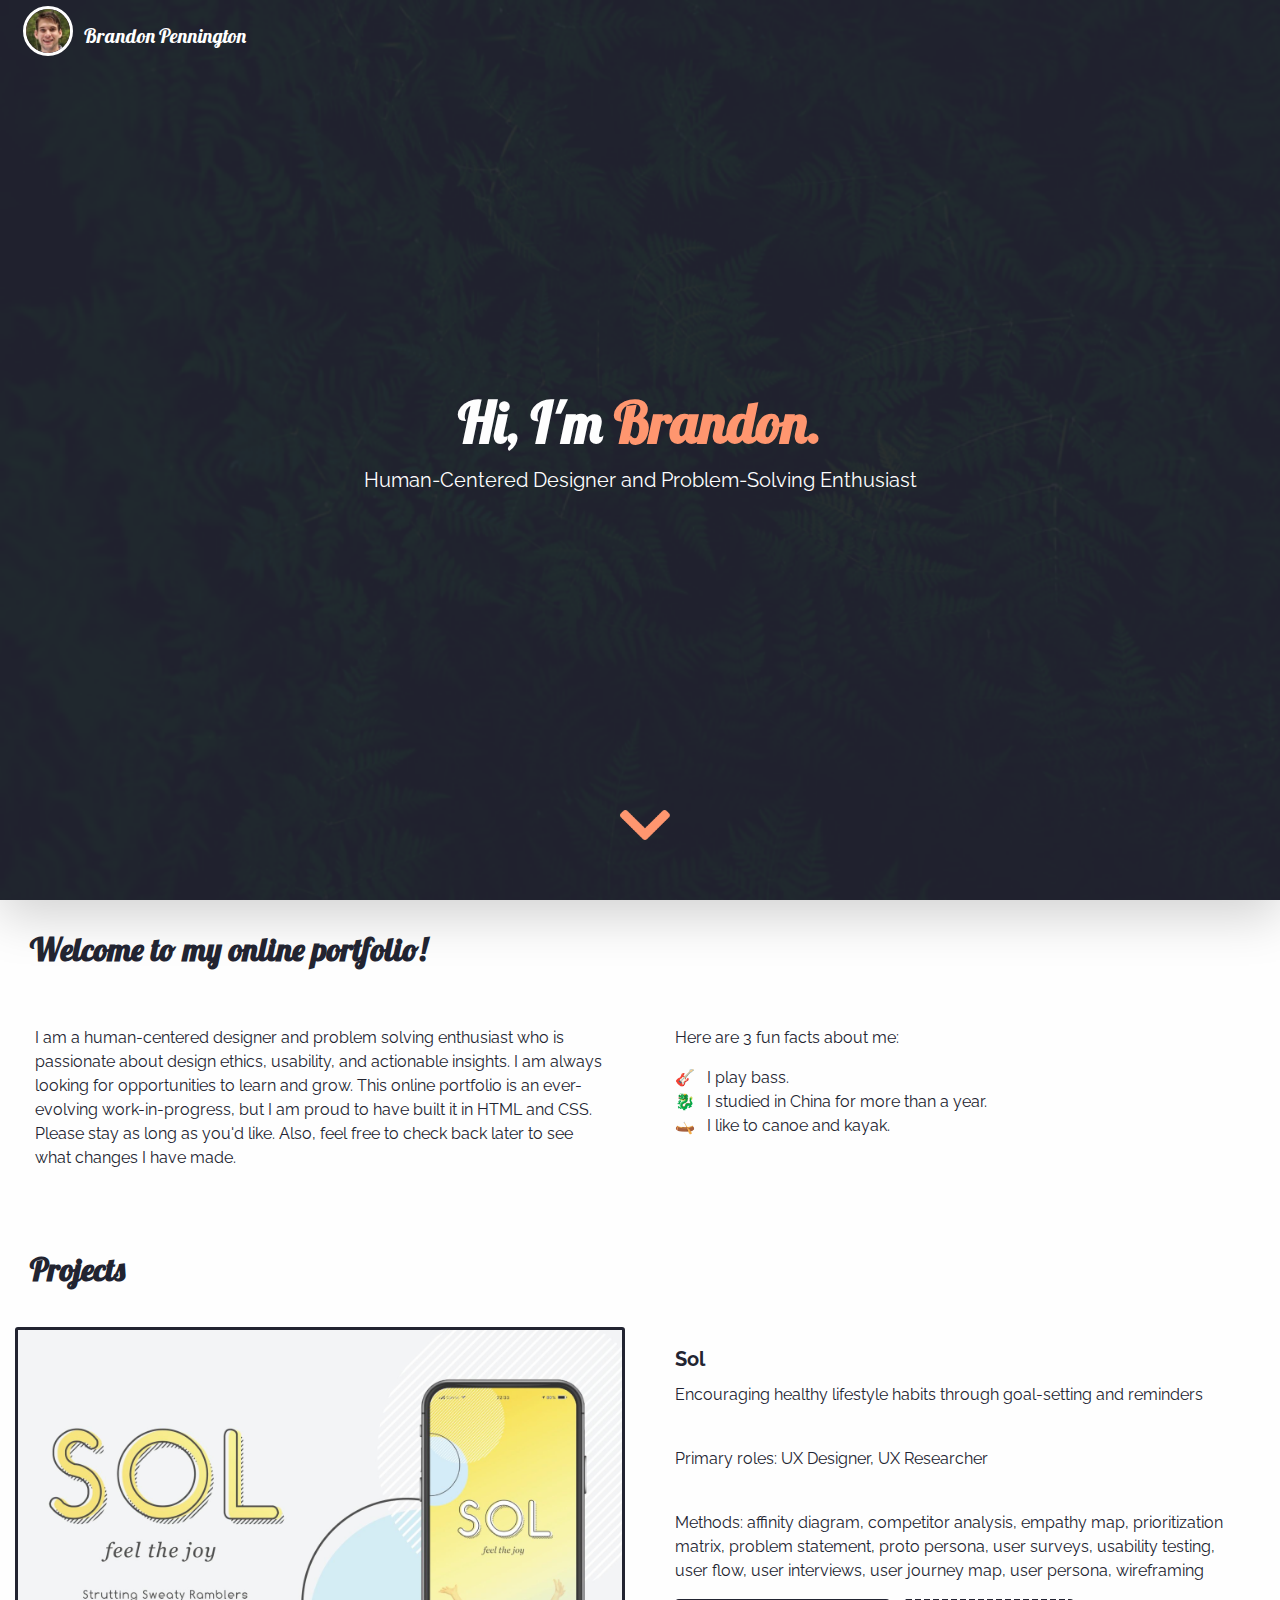
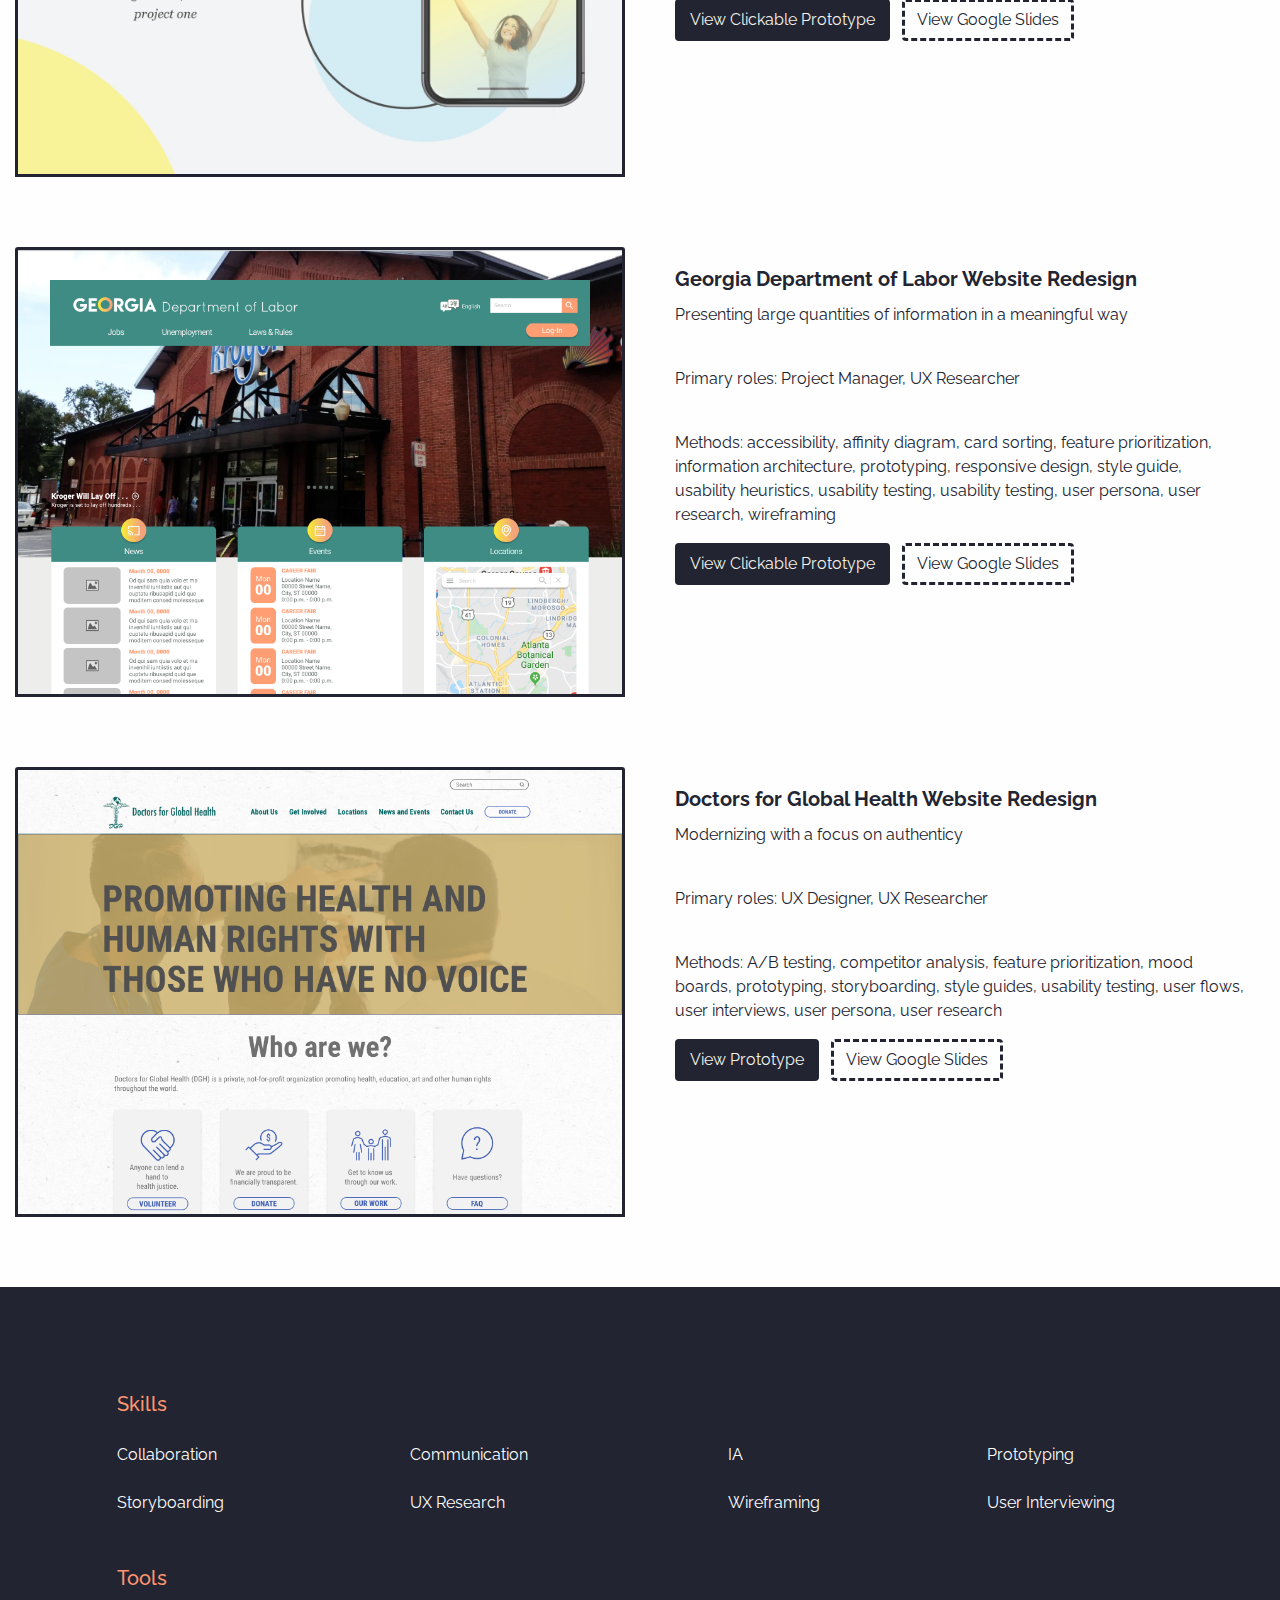
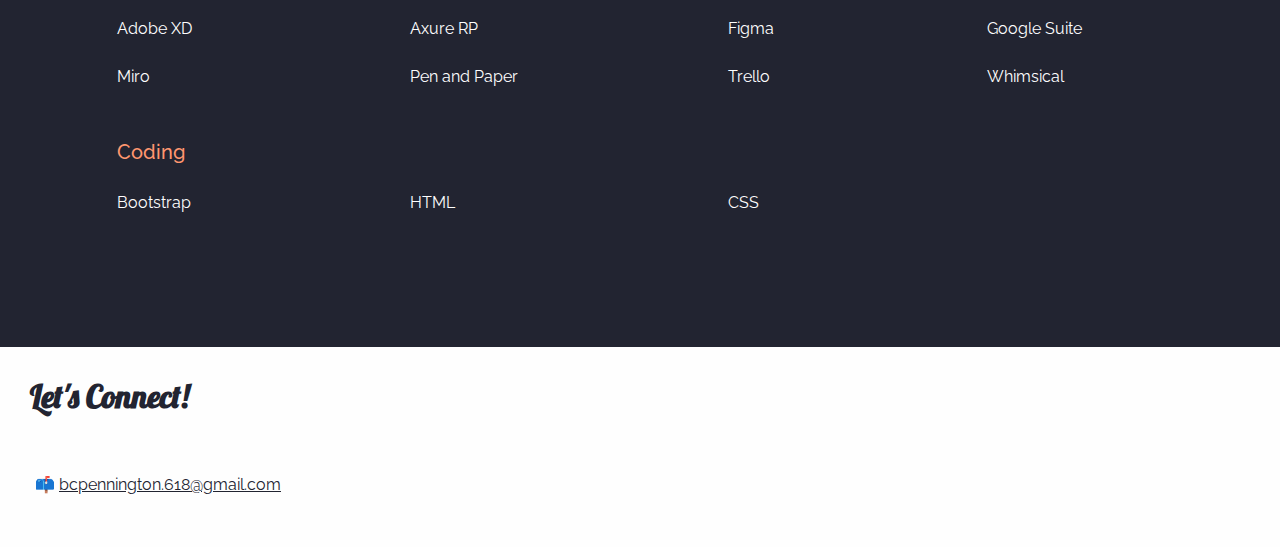
<file: index.html>
<!doctype html>

<html lang="en">
  <head>

   <!-- Meta Tags-->
   <meta name="viewport" content="width=device-width, initial-scale=1, shrink-to-fit=no">

    <!-- Bootstrap CSS -->
    <link rel="stylesheet" href="https://stackpath.bootstrapcdn.com/bootstrap/4.4.1/css/bootstrap.min.css" integrity="sha384-Vkoo8x4CGsO3+Hhxv8T/Q5PaXtkKtu6ug5TOeNV6gBiFeWPGFN9MuhOf23Q9Ifjh" crossorigin="anonymous">
    
    <!-- my css stylsheet -->
    <link rel="stylesheet" href="css/index.css">

    <!-- fonts -->
    <link href="https://fonts.googleapis.com/css?family=Lobster|Raleway&display=swap" rel="stylesheet">

    <title>Brandon's Portfolio</title>

  </head>

  <body>
    <!-- Paste Navigation Code Below -->
    <nav class="navbar navbar-dark bg-transparent">
        <a class="navbar-brand" rel="home" href="#" >
            <img class="headshot" style="max-width:50px; margin-top: -7px;"
                 src="images/Headshot-cirlce.png">
                 <span class="navbar-brand mb-0 h1">Brandon Pennington</span>  
        </a> 
        <!-- NOT YET :( <a class="nav-item nav-link ml-auto active" href="https://iam-bcp30.github.io/UX_Portfolio/#projects/index.html">Home</a>
        <a class="nav-item nav-link " href="https://iam-bcp30.github.io/UX_Portfolio/#projects/aboutMe.html">About Me</a>   
        <a class="nav-item nav-link" href="https://iam-bcp30.github.io/UX_Portfolio/#projects/skills.html">Skills</a>  
        <a class="nav-item nav-link" href="https://iam-bcp30.github.io/UX_Portfolio/#projects/contact.html">Contact</a>-->
    </nav>

    <!-- Jumbotron-->
    <div class="jumbotron jumbotron-fluid text-center shadow-lg bg-white">
      <div class="container">
        <h1 class="display-4">Hi, I'm <span style="color: #ff966f">Brandon.</span></h1>
        <blockquote class="blockquote">
            <p class="mb-0">Human-Centered Designer and Problem-Solving Enthusiast
            </p>
          </blockquote>
          <div class="floating">
              <a href="#projects"><img  src="images/Icon awesome-chevron-down@2x.png" class="arrow"></a></div>
      </div>
    </div>

    <!-- About Me Heading -->
    <h2 id="projects">Welcome to my online portfolio!</h2>

    <!-- About Me Cards -->
    <div class="container-fluid content">   
      <div class="row">
 
      <!-- AM Card 1 -->
      <div class="cardContainer col-lg-6 col-md-6 col-sm-12">
        <div class="card aboutMeCard">
            <div class="card-body">
                <p class="card-text"> I am a human-centered designer and problem solving enthusiast who is passionate about design ethics, usability, and actionable insights. I am always looking for opportunities to learn and grow. This online portfolio is an ever-evolving work-in-progress, but I am proud to have built it in HTML and CSS. Please stay as long as you'd like. Also, feel free to check back later to see what changes I have made.</p>
              </div>
        </div>
      </div>
      <!-- End AM card 1 -->

      <!-- AM Card 2 -->
      <div class="cardContainer col-lg-6 col-md-6 col-sm-12">
        <div class="card aboutMeCard">
            <div class="card-body">
                
                <p class="card-text">Here are 3 fun facts about me:</p>
                <p class="card-text">
                    &#127928; &nbsp; I play bass.
                    <br>
                    &#128009; &nbsp; I studied in China for more than a year.
                    <br>
                    &#128758; &nbsp; I like to canoe and kayak.</p>       
              </div>
        </div>
      </div>
      <!-- End AM card 2 -->
        </div>
    </div>

<!-- End AM Cards-->
    <!-- Projects Heading -->
    <h2 id="projects">Projects</h2>

      <!-- Projects Cards -->
    <div class="container-fluid content">   
        <div class="row">
   
        <!-- P Card 1 -->
      <div class="cardContainer col-lg-6 col-md-6 col-sm-12">
          <div class="card bg-transparent rounded">
            <img src="images/SOL_card.png" class="card-img-top" alt="Sol App interface">       
            <div class="card-body">
            </div>
          </div>
        </div>
        <!-- End P card 1 -->

      <!-- P Card 1 Side Text -->
      <div class="cardContainer col-lg-6 col-md-6 col-sm-12">
        <div class="card cardSideText">
            <div class="card-body">
                <h5 class="card-title">Sol</h5>
                <p class="card-text">Encouraging healthy lifestyle habits through goal-setting and reminders</p>
                <br>
                <p class="card-text">Primary roles: UX Designer, UX Researcher</p>
                <br>
                <p class="card-text">Methods: affinity diagram, competitor analysis, empathy map, prioritization matrix, problem statement, proto persona, user surveys, usability testing, user flow, user interviews, user journey map, user persona, wireframing</p>
                <div class="btn-group mr-2" role="group" aria-label="Button group example">
                        <a href="https://xd.adobe.com/view/6fcd519f-e2a1-4e2b-4123-83ff9e9691c0-19fc/?fullscreen" target="_blank" class="btn btn-primary">View Clickable Prototype</a></div>               
                <div class="btn-group" role="group" aria-label="Button group example">
                        <a href="https://drive.google.com/open?id=1gYjINGPlzf4evY2q8on44P2AzlYcnaJgNhOX4a19jv8" target="_blank" class="btn btn-primary" id="slidesButton">View Google Slides</a>
                        </div>             
              </div>
        </div>
      </div>
      <!-- P Card 1 Side Text -->

      <!-- P Card 2 -->
      <div class="cardContainer col-lg-6 col-md-6 col-sm-12">
        <div class="card bg-transparent rounded">
          <img src="images/GADOL.png" class="card-img-top" alt="Georgia DOL interface">
          <div class="card-body">
          </div>
        </div>
      </div>
      <!-- End P card 2 -->

      <!-- P Card 2 Side Text -->
      <div class="cardContainer col-lg-6 col-md-6 col-sm-12">
        <div class="card cardSideText">
            <div class="card-body">
                <h5 class="card-title">Georgia Department of Labor Website Redesign</h5>
                <p class="card-text">Presenting large quantities of information in a meaningful way</p>
                <br>
                <p class="card-text">Primary roles: Project Manager, UX Researcher</p>
                <br>
                <p class="card-text">Methods: accessibility, affinity diagram, card sorting, feature prioritization, information architecture, prototyping, responsive design, style guide, usability heuristics, usability testing, usability testing, user persona, user research, wireframing</p>
                <div class="btn-group mr-2" role="group" aria-label="Button group example">
                        <a href="https://www.figma.com/proto/a58mWV01q5Jd78Vwl6wvsn/Whimsical-Wombats_GA-DOL?node-id=257%3A1704&scaling=scale-down" target="_blank" class="btn btn-primary">View Clickable Prototype</a></div>               
                <div class="btn-group" role="group" aria-label="Button group example">
                        <a href="https://drive.google.com/open?id=1izjuQ1xzcySJGyxixWcRoZnYjriOnI_JDxcD55IBPm8" target="_blank" class="btn btn-primary" id="slidesButton">View Google Slides</a>
                        </div>             
              </div>
        </div>
      </div>
      <!-- End P Card 2 Side Text -->

      <!-- P Card 3 -->
      <div class="cardContainer col-lg-6 col-md-6 col-sm-12">
        <div class="card bg-transparent rounded">
          <img src="images/DGH_Home.png" class="card-img-top" alt="doctors for global health interface">
          <div class="card-body">
          </div>
        </div>
      </div>
      <!-- End P card 3 -->

      <!-- P Card 3 Side Text -->
      <div class="cardContainer col-lg-6 col-md-6 col-sm-12">
        <div class="card cardSideText">
            <div class="card-body">
                <h5 class="card-title">Doctors for Global Health Website Redesign</h5>
                <p class="card-text">Modernizing with a focus on authenticy</p>
                <br>
                <p class="card-text">Primary roles: UX Designer, UX Researcher</p>
                <br>
                <p class="card-text">Methods: A/B testing, competitor analysis, feature prioritization, mood boards, prototyping, storyboarding, style guides, usability testing, user flows, user interviews, user persona, user research</p>
                <div class="btn-group mr-2" role="group" aria-label="Button group example">
                        <a href="https://xd.adobe.com/view/a9784304-a9b4-4695-47e1-612306ee994f-df49/" target="_blank" class="btn btn-primary">View Prototype</a></div>               
                <div class="btn-group" role="group" aria-label="Button group example">
                        <a href="https://drive.google.com/open?id=16jy_IFQBBwDRAZPyLiQGvQNupyXl1UqYNs9DOwu6wv8" target="_blank" class="btn btn-primary" id="slidesButton">View Google Slides</a>
                        </div>             
              </div>
        </div>
      </div>
      <!-- End P Card 3 Side Text -->
      
    </div>
  </div>
  <!-- End Pcards -->

  <!-- Skills Heading -->

  <!-- Skills Cards -->
  <div class="container-fluid content">   
    <div class="row">

    <!-- Skills Card 1 -->
    <div class="cardContainer col-lg-12 col-md-12 col-sm-12 skillsContainer">
      <div class="card aboutMeCard">
          <div class="card-body">
            <table class="table table-dark bg-transparent text-left borderless">
                <tbody>
                    <tr>
                        <th class="bold-head">Skills</th>
                        <td></td>
                        <td></td>
                        <td></td>
                      </tr>
                  <tr>
                    <td>Collaboration</td>
                    <td>Communication</td>
                    <td>IA</td>
                    <td>Prototyping</td>
                  </tr>
                  <tr>
                    <td>Storyboarding</td>
                    <td>UX Research</td>
                    <td>Wireframing</td>
                    <td>User Interviewing</td>
                  </tr>
                  <tr>
                    <td></td>
                    <td></td>
                    <td></td>
                    <td></td>
                  </tr>
                  <tr>
                    <th class="bold-head">Tools</th>
                    <td></td>
                    <td></td>
                    <td></td>
                  </tr>
                  <tr>
                    <td>Adobe XD</td>
                    <td>Axure RP</td>
                    <td>Figma</td>
                    <td>Google Suite</td>
                  </tr>
                  <tr>
                    <td>Miro</td>
                    <td>Pen and Paper</td>
                    <td>Trello</td>
                    <td>Whimsical</td>
                  </tr>
                  <tr>
                    <td></td>
                    <td></td>
                    <td></td>
                    <td></td>
                  </tr>
                  <tr>
                    <th class="bold-head">Coding</th>
                    <td></td>
                    <td></td>
                    <td></td>
                  </tr>
                  <tr>
                    <td>Bootstrap</td>
                    <td>HTML</td>
                    <td>CSS</td>
                    <td></td>
                  </tr>
                </tbody>
              </table>
            </div>
      </div>
    </div>
    <!-- End Skills card 1 -->

      
      </div>
  </div>

<!-- End Skills Cards-->

  <!-- Contact Heading -->
  <h2 id="projects">Let's Connect!</h2>

  <!-- Contact Cards -->
  <div class="container-fluid content">   
    <div class="row">

    <!-- Contact Card 1 -->
    <div class="cardContainer col-lg-12 col-md-12 col-sm-12">
      <div class="card aboutMeCard">
          <div class="card-body">
              <p class="card-text">
                &#128235;
                <a class="link" href = "mailto: bcpennington.618@gmail.com">bcpennington.618@gmail.com</a>
                
            </p>
            </div>
      </div>
    </div>
    <!-- End Contact card 1 -->
      </div>
  </div>

<!-- End Contact Cards-->

<!-- Hotjar Tracking Code for https://iam-bcp30.github.io/UX_Portfolio/ -->
<script>
  (function(h,o,t,j,a,r){
      h.hj=h.hj||function(){(h.hj.q=h.hj.q||[]).push(arguments)};
      h._hjSettings={hjid:1643586,hjsv:6};
      a=o.getElementsByTagName('head')[0];
      r=o.createElement('script');r.async=1;
      r.src=t+h._hjSettings.hjid+j+h._hjSettings.hjsv;
      a.appendChild(r);
  })(window,document,'https://static.hotjar.com/c/hotjar-','.js?sv=');
</script>

<!-- Global site tag (gtag.js) - Google Analytics -->
<script async src="https://www.googletagmanager.com/gtag/js?id=UA-156247015-1"></script>
<script>
  window.dataLayer = window.dataLayer || [];
  function gtag(){dataLayer.push(arguments);}
  gtag('js', new Date());

  gtag('config', 'UA-156247015-1');
</script>

<!-- NOT YET PHP :( Contact Card
    <div class="cardContainer col-lg-12 col-md-12 col-sm-12">
      <div class="card aboutMeCard">
          <div class="card-body">
            <form class="contact-form" action="contact.php" method="post">
              <div class="container">
              <div class="form-group">
                <label for="name">Name</label>
                <input type="name" name="name" class="form-control" id="NameInput" placeholder="Enter Name">
              </div>
              <div class="form-group">
                <label for="email">Email</label>
                <input type="email" name="email" class="form-control" id="emailInput" placeholder="Enter Email">
              </div>
              <div class="form-group">
                <label for="message">Message</label>
                <textarea class="form-control" name="message" id="message" rows="3"></textarea>
              </div>
              <button type="button" name="send" class="btn btn-primary" data-toggle="modal" data-target="#myModal">Send</button>
            </div>
            </form>
            </div>
      </div>
    </div>
    End Contact card 1 -->

</body
</file>
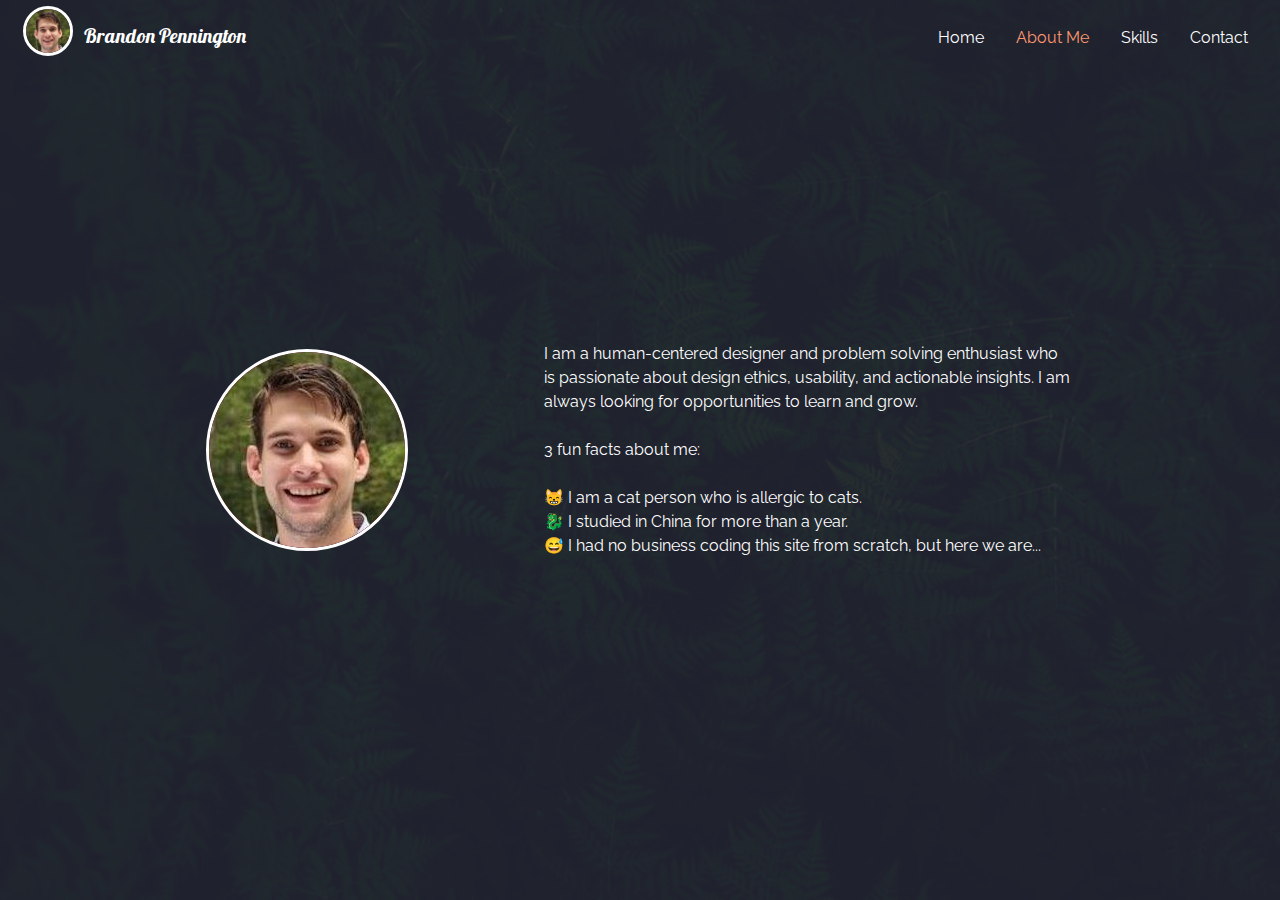
<file: aboutMe.html>
<!DOCTYPE html>
<html>
<head>

   <!-- Meta Tags-->
   <meta name="viewport" content="width=device-width, initial-scale=1, shrink-to-fit=no">

   <!-- Bootstrap CSS -->
   <link rel="stylesheet" href="https://stackpath.bootstrapcdn.com/bootstrap/4.4.1/css/bootstrap.min.css" integrity="sha384-Vkoo8x4CGsO3+Hhxv8T/Q5PaXtkKtu6ug5TOeNV6gBiFeWPGFN9MuhOf23Q9Ifjh" crossorigin="anonymous">

   <!-- my css stylsheet -->
   <link rel="stylesheet" href="css/index.css">

   <!-- fonts -->
   <link href="https://fonts.googleapis.com/css?family=Lobster|Raleway&display=swap" rel="stylesheet">

</head>
<body>
  <nav class="navbar navbar-dark bg-transparent">
    <a class="navbar-brand" rel="home" href="/index.html" >
        <img class="headshot" style="max-width:50px; margin-top: -7px;"
             src="images/Headshot-cirlce.png">
             <span class="navbar-brand mb-0 h1">Brandon Pennington</span>  
    </a> 
    <a class="nav-item nav-link ml-auto" href="https://iam-bcp30.github.io/UX_Portfolio/#projects/index.html">Home</a>
    <a class="nav-item nav-link active" href="https://iam-bcp30.github.io/UX_Portfolio/#projects/aboutMe.html">About Me</a>   
    <a class="nav-item nav-link" href="https://iam-bcp30.github.io/UX_Portfolio/#projects/skills.html">Skills</a>  
    <a class="nav-item nav-link" href="https://iam-bcp30.github.io/UX_Portfolio/#projects/contact.html">Contact</a>
</nav>
    <!-- Jumbotron-->
    <div class="jumbotron jumbotron-fluid text-center shadow-sm bg-white">
        <div class="container">
            <section id="heroGrid">
                <div id="profile" class="heroGridArea">
                  <img class="headshot" src="images/Headshot-cirlce.png">
                </div>
                <div id="blurb" class="heroGridArea">
                  <p id="blurb_p">
                    I am a human-centered designer and problem solving enthusiast who is passionate about design ethics, usability, and actionable insights. I am always looking for opportunities to learn and grow.
                    <br>
                    <br>
                    3 fun facts about me:
                    <br>
                    <br>
                    &#128568; I am a cat person who is allergic to cats.
                    <br>
                    &#128009; I studied in China for more than a year.
                    <br>
                    &#128517; I had no business coding this site from scratch, but here we are...
                </p>
                </div>
              </section>
        </div>
      </div>
</body>
</html>
</file>
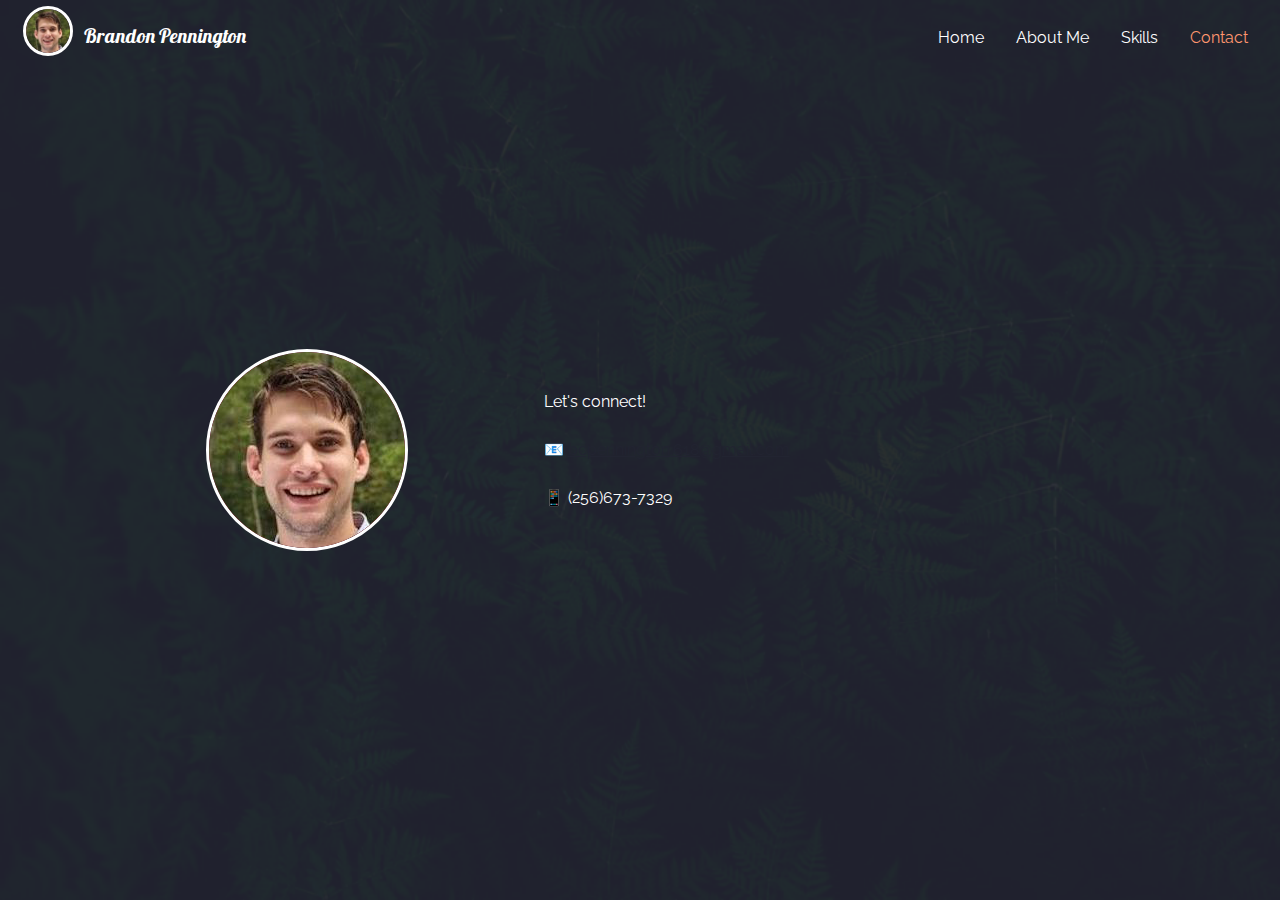
<file: contact.html>
<!DOCTYPE html>
<html>
<head>

    <!-- Meta Tags-->
   <meta name="viewport" content="width=device-width, initial-scale=1, shrink-to-fit=no">

   <!-- Bootstrap CSS -->
   <link rel="stylesheet" href="https://stackpath.bootstrapcdn.com/bootstrap/4.4.1/css/bootstrap.min.css" integrity="sha384-Vkoo8x4CGsO3+Hhxv8T/Q5PaXtkKtu6ug5TOeNV6gBiFeWPGFN9MuhOf23Q9Ifjh" crossorigin="anonymous">

   <!-- my css stylsheet -->
   <link rel="stylesheet" href="css/index.css">

   <!-- fonts -->
   <link href="https://fonts.googleapis.com/css?family=Lobster|Raleway&display=swap" rel="stylesheet">

</head>
<body>
    <nav class="navbar navbar-dark bg-transparent">
        <a class="navbar-brand" rel="home" href="/index.html" >
            <img class="headshot" style="max-width:50px; margin-top: -7px;"
                 src="images/Headshot-cirlce.png">
                 <span class="navbar-brand mb-0 h1">Brandon Pennington</span>  
        </a> 
        <a class="nav-item nav-link ml-auto" href="https://iam-bcp30.github.io/UX_Portfolio/#projects/index.html">Home</a>
        <a class="nav-item nav-link" href="https://iam-bcp30.github.io/UX_Portfolio/#projects/aboutMe.html">About Me</a>   
        <a class="nav-item nav-link" href="https://iam-bcp30.github.io/UX_Portfolio/#projects/skills.html">Skills</a>  
        <a class="nav-item nav-link active" href="https://iam-bcp30.github.io/UX_Portfolio/#projects/contact.html">Contact</a>
    </nav>
    <!-- Jumbotron-->
    <div class="jumbotron jumbotron-fluid text-center shadow-sm bg-white">
        <div class="container">
            <section id="heroGrid">
                <div id="profile" class="heroGridArea">
                  <img class="headshot" src="images/Headshot-cirlce.png">
                </div>
                <div id="blurb" class="heroGridArea">
                  <p id="blurb_p">
                    Let's connect!
                    <br>
                    <br>
                    &#128231;
                    <a class="link" href = "mailto: bcpennington.618@gmail.com">bcpennington.618@gmail.com</a>
                    <br>
                    <br>
                    &#128241; (256)673-7329
                </p>
                </div>
              </section>
        </div>
      </div>
</body>
</html>
</file>
<file: css/index.css>
html {
    scroll-behavior: smooth;
}
body {
    font-family: 'Raleway', sans-serif;
    color: #fefefe;
    background-color: #fefefe;
}

::-webkit-scrollbar {
    display: none;
  }

.link {
    color: #222431;
    text-decoration: underline;
}

.link:hover {
    color: #fefefe;
}

 .navbar {
    position: absolute;
    z-index:2;
    width: 100%;
 }

 .nav-item {
     color: #fefefe
 }

 .nav-item:hover {
     color: #ff966f;
 }

 .active {
     color: #ff966f;
 }

 .navbar-brand {
    font-family: 'Lobster', cursive;
 }

 .headshot {
     border: #fefefe;
     border-style: solid;
     border-radius: 50%;
     margin: 7px;
 }

 .headshot:hover {
     border: #ff966f;
     border-style: solid;
     border-radius: 50%;
 }

/* h2 */
h2 {
    font-family: 'Lobster', cursive;
    color: #222431;
    font-weight: 900;
    padding: 30px;
}

/* Jumbotron */

.jumbotron {
    height: calc(100vh);
    background-repeat: repeat;
    display: flex;
    align-items: center;
    justify-content: center;
    background-image: url("../images/fern-bg.png");
    background-size: cover;
    margin: 0;
}

.display-4 {
    font-weight: 900;
    font-family: 'Lobster', cursive;
    color: #fefefe;
}

.arrow {
    position: absolute;
    bottom: 30px;
    left: calc(50% - 25px);
    width: 50px; 
}

/* The animation code */
.floating {  
    animation-name: floating;
    animation-duration: 3s;
    animation-iteration-count: infinite;
    animation-timing-function: ease-in-out;
    margin-left: 30px;
    margin-top: 5px;
    position: absolute;
    bottom: 30px;
    left: calc(50% - 50px);
    width: 50px;
}

@keyframes floating {
    from { transform: translate(0,  0px); }
    65%  { transform: translate(0, 7px); }
    to   { transform: translate(0, -0px); }    
}
  
  /* The element to apply the animation to */
  .arrow {
    animation-name: animate-arrow;
    animation-duration: 5s;
  }

/* cards */

.card-title {
    color: #222431;
}

h5 {
    font-weight: bold!important;
    color:#fefefe;
}

.card-img-top {
    width: 100%;
    height: 15vw;
    object-fit: cover;
    object-position: top;
    border:#222431;
    border-style: solid;
}

.btn {
    background-color: #222431;
    border: #222431;
    border-style: solid;
    width: 50%;
    color: #F1F2EB;
}

.btn:hover {
    background-color: #ff966f;
    border: #ff966f;
    border-style: solid;
    color: #222431;

  }

#slidesButton {
    border: #222431;
    border-style: dashed;
    background-color: #fefefe;
    color: #222431;
}

#slidesButton:hover {
    background-color: #222431;
    border: #222431;
    border-style: solid;
    width: 50%;
    color: #F1F2EB;
}

.card {
    border: none;
}

.cardContainer {
    padding-bottom: 30px;
}

.cardImage {
    border-radius: 4px;
}

.card-img-top {
    width: 100%;
    height: 50vh;
    object-fit: cover;
    }

.card-text {
    color: #222431;
}


/* Card Side Text */

.cardSideText {
    background: none;
}

.aboutMeCard {
    background: none;
    height: auto;
}

/* about me */

#blurb_p {
    margin: 70px;
    color: #fefefe;
    text-align: left;
  }
  
  #heroGrid {
    margin: 0px 5%;
    display: grid;
    grid-template-columns: 1fr 1fr 1fr;
    grid-template-rows: 1fr 1fr 1fr;
    grid-template-areas: 
      "profile blurb blurb"
      "profile blurb blurb"
      "profile blurb blurb";
  }
  
  #profile {
    grid-area: profile;
    justify-content: space-around;
    align-content: center;
  }
  
  #blurb {
    grid-area: blurb;
    background-color: none;
    justify-content: 0px 5%;
    color: #011627
  }
  
  .heroGridArea {
    background-position: center;
    background-repeat: no-repeat;
    background-size: cover;
    align-items: center;
    display: flex;
    position: relative;
  }
  

  /* Tables */
  
.borderless td, .borderless th {
    border: none;
}

.table {
    margin: 70px;
}

td {
    color: #fefefe;
}

.bold-head {
    font-size: 20px;
    font-weight: 500;
    color:#ff966f;
}

.skillsContainer {
    background-color: #222431;
}

/* Forms */

label {
    color: #222431;
}
</file>
